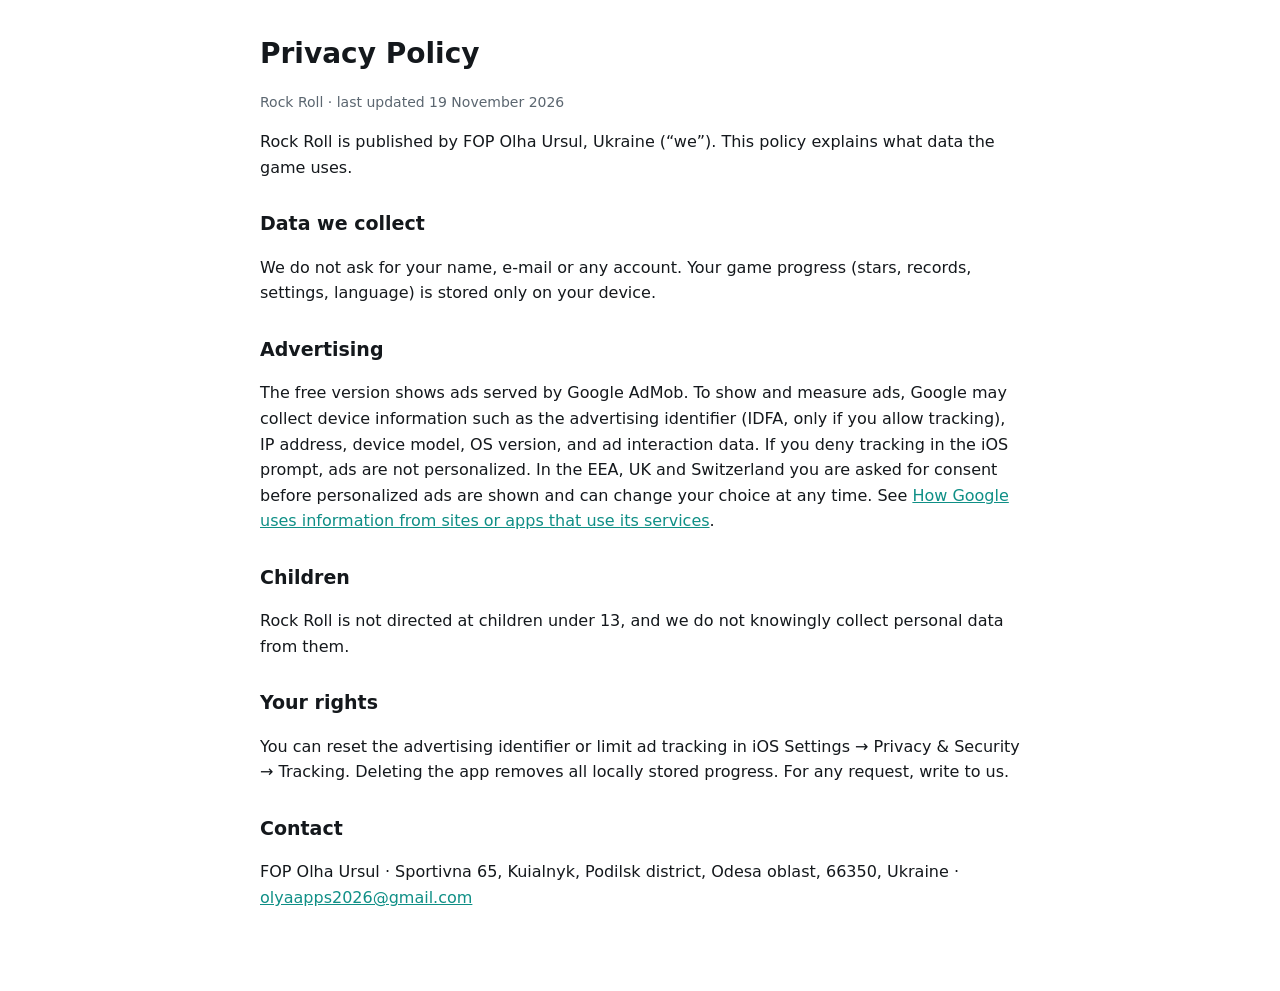
<file: privacy.html>
<!doctype html><html lang="en"><head><meta charset="utf-8"><meta name="viewport" content="width=device-width,initial-scale=1"><title>Rock Roll — Privacy Policy</title><style>:root{color-scheme:light dark;--bg:#fff;--fg:#14181c;--mut:#5b6670;--acc:#0f8f86}
@media (prefers-color-scheme:dark){:root{--bg:#0c1114;--fg:#eef2f4;--mut:#9aa6ae;--acc:#3fd1c4}}
body{margin:0;background:var(--bg);color:var(--fg);font:16px/1.6 -apple-system,system-ui,Segoe UI,Roboto,sans-serif}
main{max-width:760px;margin:0 auto;padding:32px 16px 64px}h1{font-size:28px;margin:0 0 4px}h2{font-size:19px;margin:28px 0 6px}
p,li{color:var(--fg)}.mut{color:var(--mut);font-size:14px}a{color:var(--acc)}</style></head><body><main><h1>Privacy Policy</h1><p class="mut">Rock Roll · last updated 19 November 2026</p>
<p>Rock Roll is published by FOP Olha Ursul, Ukraine (“we”). This policy explains what data the game uses.</p>
<h2>Data we collect</h2><p>We do not ask for your name, e-mail or any account. Your game progress (stars, records, settings, language) is stored only on your device.</p>
<h2>Advertising</h2><p>The free version shows ads served by Google AdMob. To show and measure ads, Google may collect device information such as the advertising identifier (IDFA, only if you allow tracking), IP address, device model, OS version, and ad interaction data. If you deny tracking in the iOS prompt, ads are not personalized. In the EEA, UK and Switzerland you are asked for consent before personalized ads are shown and can change your choice at any time. See <a href="https://policies.google.com/technologies/partner-sites">How Google uses information from sites or apps that use its services</a>.</p>
<h2>Children</h2><p>Rock Roll is not directed at children under 13, and we do not knowingly collect personal data from them.</p>
<h2>Your rights</h2><p>You can reset the advertising identifier or limit ad tracking in iOS Settings → Privacy & Security → Tracking. Deleting the app removes all locally stored progress. For any request, write to us.</p>
<h2>Contact</h2><p>FOP Olha Ursul · Sportivna 65, Kuialnyk, Podilsk district, Odesa oblast, 66350, Ukraine · <a href="mailto:olyaapps2026@gmail.com">olyaapps2026@gmail.com</a></p></main></body></html>
</file>
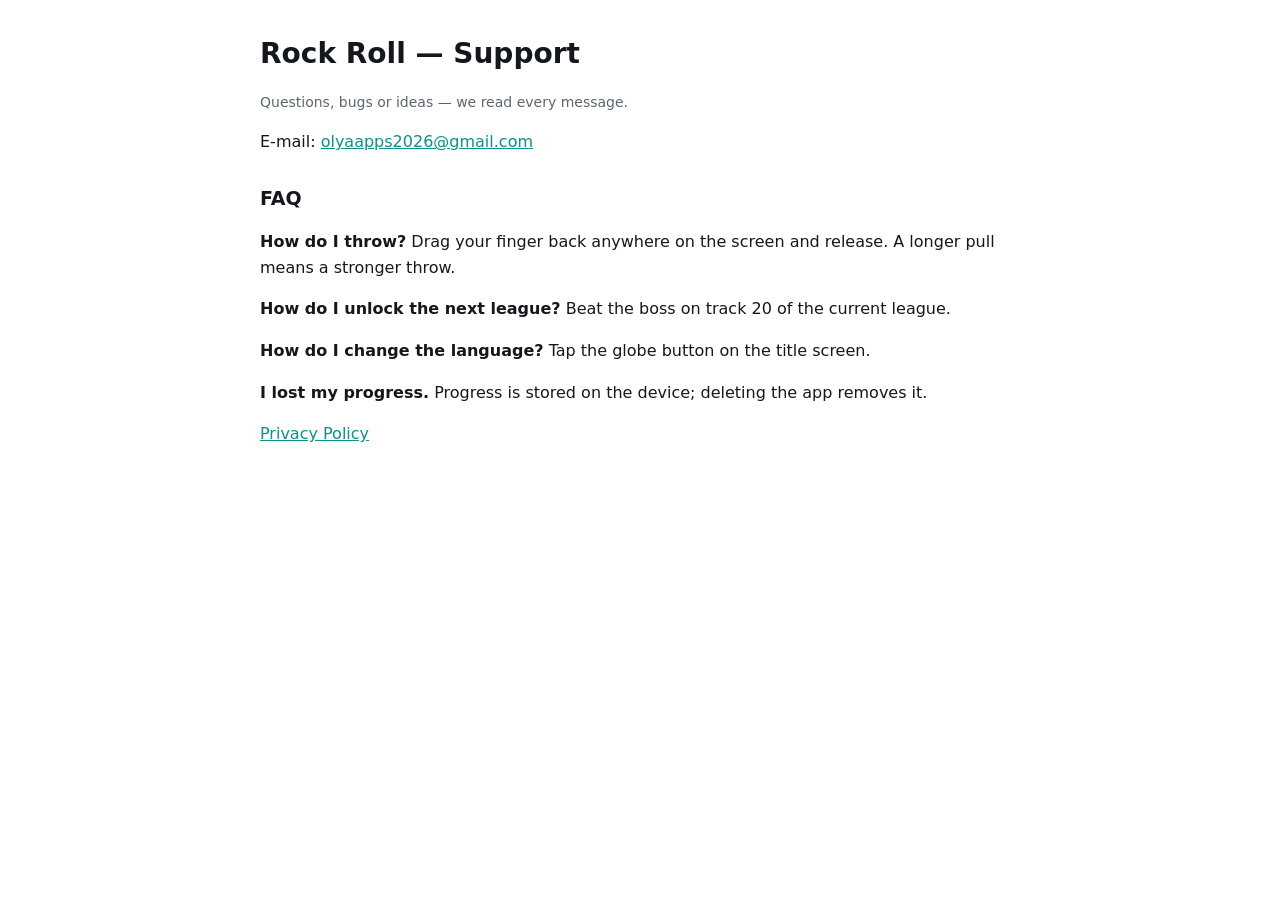
<file: support.html>
<!doctype html><html lang="en"><head><meta charset="utf-8"><meta name="viewport" content="width=device-width,initial-scale=1"><title>Rock Roll — Support</title><style>:root{color-scheme:light dark;--bg:#fff;--fg:#14181c;--mut:#5b6670;--acc:#0f8f86}
@media (prefers-color-scheme:dark){:root{--bg:#0c1114;--fg:#eef2f4;--mut:#9aa6ae;--acc:#3fd1c4}}
body{margin:0;background:var(--bg);color:var(--fg);font:16px/1.6 -apple-system,system-ui,Segoe UI,Roboto,sans-serif}
main{max-width:760px;margin:0 auto;padding:32px 16px 64px}h1{font-size:28px;margin:0 0 4px}h2{font-size:19px;margin:28px 0 6px}
p,li{color:var(--fg)}.mut{color:var(--mut);font-size:14px}a{color:var(--acc)}</style></head><body><main><h1>Rock Roll — Support</h1><p class="mut">Questions, bugs or ideas — we read every message.</p>
<p>E-mail: <a href="mailto:olyaapps2026@gmail.com">olyaapps2026@gmail.com</a></p>
<h2>FAQ</h2>
<p><b>How do I throw?</b> Drag your finger back anywhere on the screen and release. A longer pull means a stronger throw.</p>
<p><b>How do I unlock the next league?</b> Beat the boss on track 20 of the current league.</p>
<p><b>How do I change the language?</b> Tap the globe button on the title screen.</p>
<p><b>I lost my progress.</b> Progress is stored on the device; deleting the app removes it.</p>
<p><a href="privacy.html">Privacy Policy</a></p></main></body></html>
</file>
